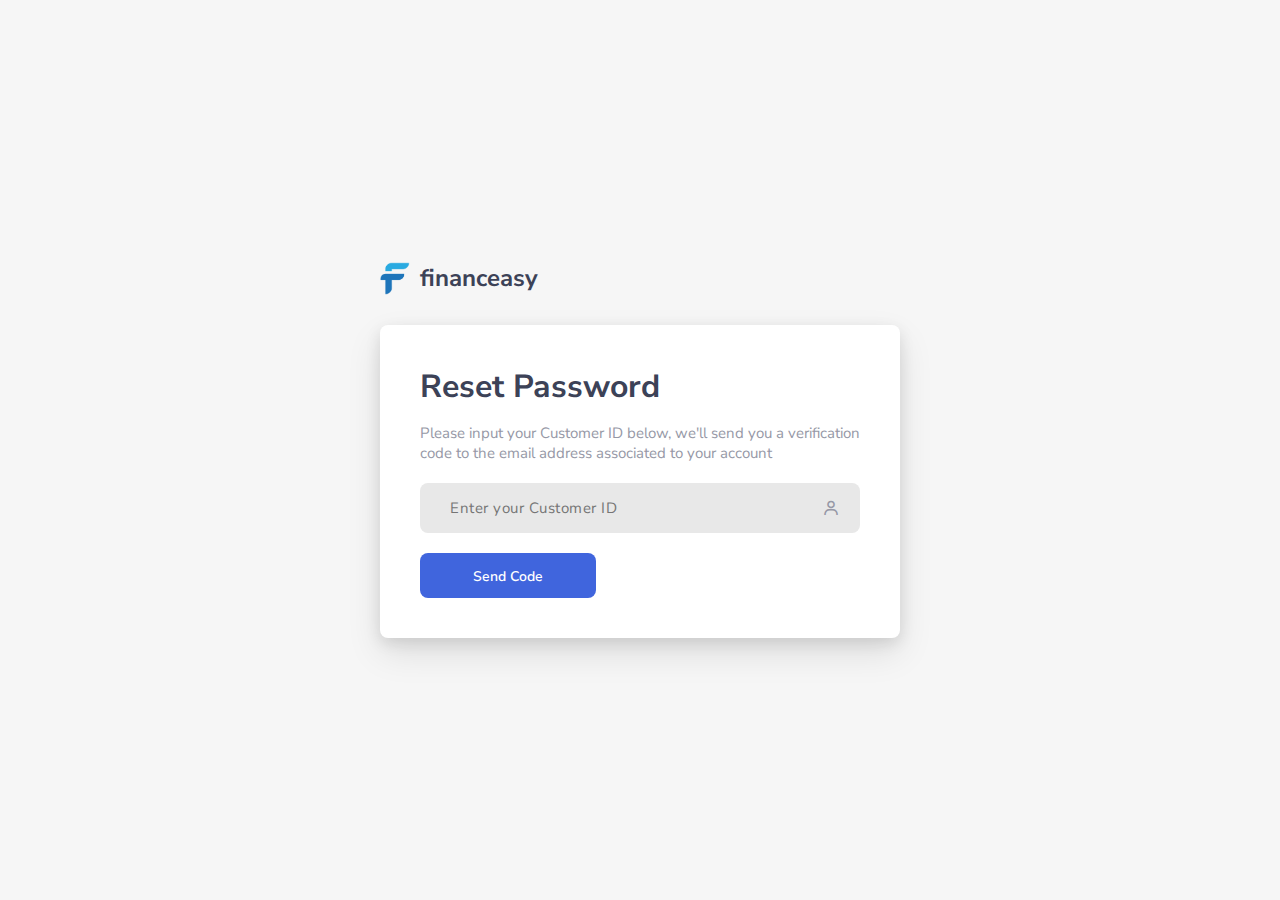
<file: olb/authentication/forgot-password.html>
<!DOCTYPE html>
<html lang="en">
<head>
    <meta charset="UTF-8">
    <meta name="viewport" content="width=device-width, initial-scale=1.0">
    <title>Fineanceasy - Forgot Password</title>
    <link href='https://unpkg.com/boxicons@2.1.4/css/boxicons.min.css' rel='stylesheet'>
    <link rel="stylesheet" href="../../assets/styles/root.css">
    <link rel="stylesheet" href="../../assets/styles/forgot-password.css">
</head>
<body>
    
    <div class="content-wrapper">
        <div class="forgot-password-content">
            <div class="brand-container">
                <img src="../../assets/images/app-logo.png" alt="App Logo">
                <h2>financeasy</h2>
            </div>
            <div class="forgot-password-form">
                <h1>Reset Password</h1>
                <p>Please input your Customer ID below, we'll send you a verification code to the email address associated to your account</p>
                <form action="#" method="post">
                    <div class="input-container">
                        <input type="text" placeholder="Enter your Customer ID">
                        <i class='bx bx-user'></i>
                    </div>
                    <div class="btn-container">
                        <button class="send-code-btn" id="send-code-btn">
                            <span>Send Code</span>
                        </button>
                        <div class="btn-loader"></div>
                    </div>
                </form>
            </div>
        </div>
    </div>

    <script>
        
        const form = document.querySelector('form');
        const sendButton = document.getElementById('send-code-btn');
        const sendButtonText = sendButton.querySelector('span');
        const buttonLoader = document.querySelector('.btn-loader');

        form.onsubmit = (e) => {
            e.preventDefault();
        }

        sendButton.onclick = () => {
            sendButton.classList.add('clicked');
            sendButtonText.textContent = 'Sending...';
            buttonLoader.classList.add('show-spinner');
        }

    </script>
</body>
</html>
</file>
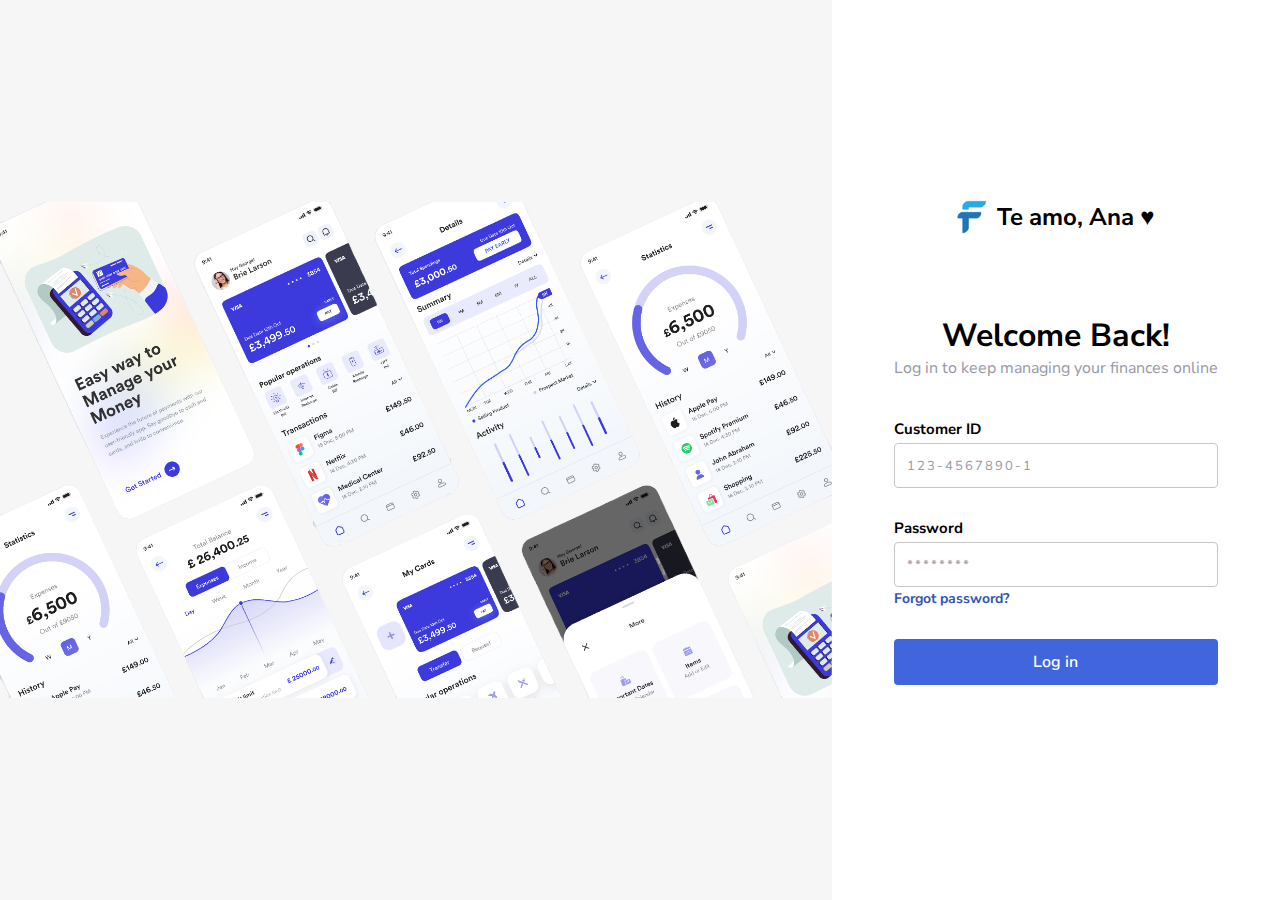
<file: olb/authentication/log-in.html>
<!DOCTYPE html>
<html lang="en">

<head>
    <meta charset="UTF-8">
    <meta name="viewport" content="width=device-width, initial-scale=1.0">
    <title>Financeasy - Log In</title>
    <link rel="stylesheet" href="../../assets/styles/root.css">
    <link rel="stylesheet" href="../../assets/styles/log-in.css">
</head>

<body>

    <div class="auth-form-wrapper">
        <div class="hero-img-container">
            <img src="../../assets/images/hero-image-without-background.png" alt="">
        </div>
        <div class="login-container">
            <div class="login-form-container">
                <div class="brand-container">
                    <img src="../../assets/images/app-logo.png" alt="">
                    <h2>Te amo, Ana ♥</h2>
                </div>
                <div class="message-container">
                    <h1>Welcome Back!</h1>
                    <span class="welcome-message">Log in to keep managing your finances online</span>
                </div>
                <div class="form-container">
                    <form method="post" action="#" id="login-form">
                        <div class="input-container">
                            <label for="cx-id">Customer ID</label>
                            <input type="text" placeholder="123-4567890-1" name="customer-id" id="cx-id">
                        </div>
                        <div class="input-container">
                            <label for="cx-pswd">Password</label>
                            <input type="password" placeholder="********" name="customer-pswd" id="cx-pswd">
                            <a href="./forgot-password.html" class="forgot-password-link">Forgot password?</a>
                        </div>
                        <button class="submit-form-btn" type="submit">Log in</button>
                        <!-- <button class="single-sign-on-btn">Single Sign On</button> -->
                    </form>
                </div>
            </div>
        </div>
    </div>

    <!-- <script src="../../assets/scripts/log-in.js"></script> -->
</body>

</html>
</file>
<file: assets/styles/root.css>
@import url('https://fonts.googleapis.com/css2?family=Roboto:wght@100;300;400;500;700;900&display=swap');
@import url('https://fonts.googleapis.com/css2?family=Public+Sans:wght@100..900&display=swap');
@import url('https://fonts.googleapis.com/css2?family=Nunito+Sans:opsz,wght@6..12,200..1000&display=swap');

:root {
    --light-grayish-blue: hsl(220, 16%, 96%);
    --very-light-gray: hsl(0, 0%, 98%);
    --button-gray-color: hsl(0, 0%, 89%);
    --grayish-blue: hsl(233, 8%, 62%);
    --background-gray-color: #f6f6f6;
    /* --background-darker-gray-color: #e8e8e8; */
    --background-darker-gray-color: #e8e8e8;
    --input-gray-color: #c6c6c6;
    --bright-cyan: hsl(192, 70%, 51%);
    /* --primary-color: hsl(136, 62%, 42%); */
    /* --primary-color: hsl(271, 65%, 51%); */
    --primary-color: hsl(226, 70%, 56%);
    --primary-hover-color: hsl(226, 57%, 46%);
    /* --primary-hover-color: hsl(136, 66%, 32%); */
    --dark-blue: hsl(233, 26%, 24%);
    --white-color: hsl(0, 0%, 100%);
    --black-color: #3C4257;

    --px: 20px;
}

* {
    font-family: 'Nunito Sans', sans-serif;
}

*, *::before, *::after {
    margin: 0;
    padding: 0;
    box-sizing: border-box;

}

html {
    font-family: 'Nunito Sans', sans-serif;
}

li { list-style: none; }
</file>
<file: assets/styles/forgot-password.css>
body {
    height: 100vh;
    background: var(--background-gray-color);
}

.content-wrapper {
    height: 100%;
    display: flex;
    align-items: center;
    justify-content: center;
}

.forgot-password-content {
    width: 520px;
}

.forgot-password-content .brand-container {
    width: 100%;
    display: flex;
    align-items: center;
    gap: 10px;
    margin-bottom: 30px;
}

.forgot-password-content .brand-container img {
    width: 30px;
}

.forgot-password-content .brand-container h2 {
    color: var(--black-color);
}

.forgot-password-content .forgot-password-form {
    background: var(--white-color);
    box-shadow: 0 15px 35px 0 rgba(0, 0, 0, 0.1), 0 5px 15px 0 rgba(0, 0, 0, 0.1);
    padding: 40px;
    border-radius: 8px;
}

.forgot-password-content .forgot-password-form h1 {
    margin-bottom: 15px;
    color: var(--black-color);
}

.forgot-password-content .forgot-password-form p {
    color: var(--grayish-blue);
    font-size: 15px;
}

.forgot-password-content .forgot-password-form form {
    width: 100%;
    margin-top: 20px;
}

.forgot-password-content .forgot-password-form form .input-container {
    position: relative;
    width: 100%;
    height: 50px;
    margin-bottom: 20px;
}

.forgot-password-content .forgot-password-form form .input-container input {
    width: 100%;
    height: 100%;
    border: none;
    background: var(--background-darker-gray-color);
    padding: 0 50px 0 30px;
    border-radius: 8px;
    outline: none;
    font-size: 15px;
    color: var(--black-color);
    letter-spacing: .5px;
}

.forgot-password-content .forgot-password-form form .input-container i {
    position: absolute;
    right: 20px;
    top: 50%;
    transform: translateY(-50%);
    color: var(--grayish-blue);
    font-size: 18px;
}

.forgot-password-content .forgot-password-form form .btn-container {
    position: relative;
    width: 40%;
    height: 45px;
}

.forgot-password-content .forgot-password-form form button {
    width: 100%;
    height: 100%;
    /* padding: 12px 12px; */
    background: var(--primary-color);
    border: none;
    border-radius: 8px;
    color: var(--white-color);
    font-weight: 600;
    font-size: 14px;
    cursor: pointer;
    transition: 0.3s;
}

.forgot-password-content .forgot-password-form form button span {
    position: absolute;
    top: 50%;
    left: 50%;
    transform: translate(-50%, -50%);
    transition: .4s;
}

.forgot-password-content .forgot-password-form form button.clicked > span {
    transform: translate(-120%, -50%);
}

.forgot-password-content .forgot-password-form form button:hover {
    background: var(--primary-hover-color);
}

.forgot-password-content .forgot-password-form form .btn-container .btn-loader {
    position: absolute;
    top: 35%;
    right: 10%;
    width: 15px;
    height: 15px;
    border-radius: 50%;
    background: transparent;
    border: 3px solid var(--white-color);
    border-top-color: var(--black-color);
    animation: spin 1.2s linear infinite;
    transition: .4s;
    opacity: 0;
    pointer-events: none;
}

.forgot-password-content .forgot-password-form form .btn-container .btn-loader.show-spinner {
    opacity: 1;
    pointer-events: none;
}

@keyframes spin {
    from {
        transform: rotate(0deg);
    }
    to {
        transform: rotate(360deg);
    }
}
</file>
<file: assets/styles/log-in.css>
.auth-form-wrapper {
    display: flex;
    height: 100vh;
}

/* Hero Image - Left Side */

.hero-img-container {
    position: relative;
    flex: .65;
    display: flex;
    align-items: center;
    justify-content: center;
    /* background: url(../images/hero-image-without-background.png) no-repeat center;
    background-size: 150%; */
    background: var(--background-gray-color);
    height: 100%;
}

.hero-img-container img {
    width: 100%;
    object-fit: cover;
}

/* .hero-img-container::before {
    content: '';
    position: absolute;
    top: 0;
    left: 0;
    width: 100%;
    height: 100%;
    background: rgba(0, 0, 0, 0.4);
} */

/* Log In Container - Right Side */

.login-container {
    flex: .35;
    width: 100%;
    height: 100%;
    display: flex;
    align-items: center;
    justify-content: center;
}

.brand-container {
    display: flex;
    align-items: center;
    justify-content: center;
    gap: 10px;
    margin-bottom: 80px;
}

.brand-container img {
    width: 30px;
}

.message-container {
    text-align: center;
}

.message-container span {
    color: var(--grayish-blue);
}

.form-container {
    margin-top: 40px;
}

.form-container .input-container {
    margin-bottom: 30px;
}

.form-container .input-container label {
    display: block;
    font-size: 15px;
    font-weight: bold;
    margin-bottom: 4px;
}

.form-container .input-container input {
    width: 100%;
    padding: 12px;
    border-radius: 4px;
    border: 1px solid var(--input-gray-color);
    font-size: 14px;
    outline: none;
    letter-spacing: 2px;
}

.form-container .input-container input:focus {
    border-color: var(--primary-color);
}

.form-container .input-container input::placeholder {
    color: var(--grayish-blue);
    font-size: 13px;
}

.forgot-password-link {
    font-size: 14px;
    font-weight: bold;
    text-decoration: none;
    color: var(--primary-hover-color);
}

.form-container .submit-form-btn,
.form-container .single-sign-on-btn {
    width: 100%;
    padding: 12px;
    border: none;
    border-radius: 4px;
    outline: none;
    background: var(--primary-color);
    color: var(--white-color);
    font-size: 16px;
    font-weight: 600;
    cursor: pointer;
    margin-bottom: 15px;
    transition: .25s ease;
}

.form-container .submit-form-btn:hover {
    background: var(--primary-hover-color);
}

/* .form-container .single-sign-on-btn {
    background: var(--button-gray-color);
    color: var(--dark-blue);
    font-weight: 400;
    margin-bottom: 0;
} */
</file>
